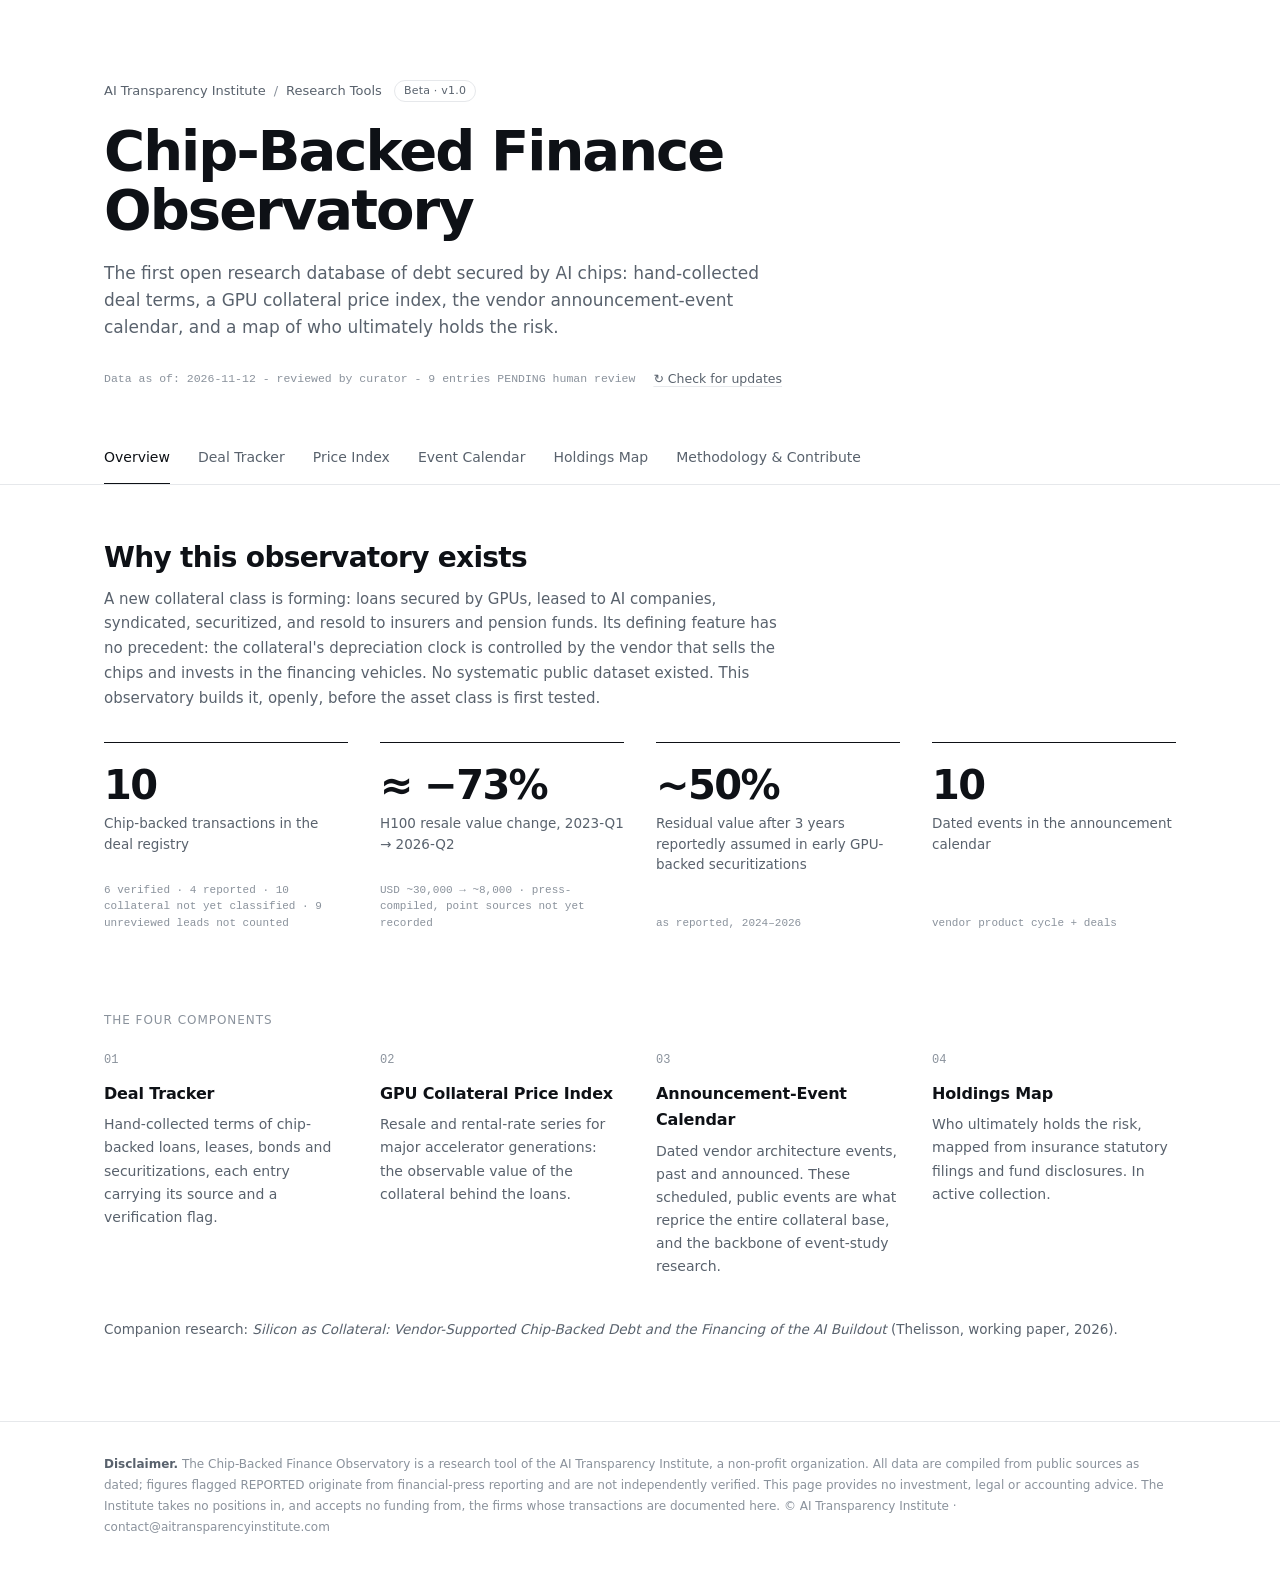
<file: index.html>
<!DOCTYPE html>
<html lang="en">
<head>
<meta charset="UTF-8">
<meta name="viewport" content="width=device-width, initial-scale=1.0">
<meta name="color-scheme" content="light dark">
<title>Chip-Backed Finance Observatory — AI Transparency Institute</title>
<meta name="description" content="The first open research database of chip-backed finance: deal terms, GPU collateral price index, announcement-event calendar, and holdings map.">
<link rel="stylesheet" href="styles.css">
</head>

<body>

<header>
  <div class="head-in">
    <p class="inst">AI Transparency Institute <span class="sep">/</span> Research Tools <span class="beta">Beta · v1.0</span></p>
    <h1>Chip-Backed Finance Observatory</h1>
    <p class="tagline">The first open research database of debt secured by AI chips: hand-collected deal terms, a GPU collateral price index, the vendor announcement-event calendar, and a map of who ultimately holds the risk.</p>
    <div class="meta-row">
      <span class="meta" id="updated">Data as of: loading…</span>
      <button class="link-btn" id="refresh-btn">↻ Check for updates</button>
    </div>
  </div>
</header>

<nav><div class="nav-in">
  <button class="tab on" data-s="overview">Overview</button>
  <button class="tab" data-s="deals">Deal Tracker</button>
  <button class="tab" data-s="index">Price Index</button>
  <button class="tab" data-s="events">Event Calendar</button>
  <button class="tab" data-s="holdings">Holdings Map</button>
  <button class="tab" data-s="method">Methodology &amp; Contribute</button>
</div></nav>

<div class="wrap">
<div class="data-notice" id="data-notice" hidden></div>

<!-- OVERVIEW -->
<section id="overview" class="on">
  <h2>Why this observatory exists</h2>
  <p class="sub">A new collateral class is forming: loans secured by GPUs, leased to AI companies, syndicated, securitized, and resold to insurers and pension funds. Its defining feature has no precedent: the collateral's depreciation clock is controlled by the vendor that sells the chips and invests in the financing vehicles. No systematic public dataset existed. This observatory builds it, openly, before the asset class is first tested.</p>
  <div class="grid">
    <div class="stat"><b id="st-deals">–</b><span>Chip-backed transactions in the deal registry</span><span class="src" id="st-sum"></span><span class="src" id="st-vol"></span></div>
    <div class="stat"><b id="st-resale">–</b><span id="st-resale-label">H100 resale value change</span><span class="src" id="st-resale-src"></span></div>
    <div class="stat"><b>~50%</b><span>Residual value after 3 years reportedly assumed in early GPU-backed securitizations</span><span class="src">as reported, 2024–2026</span></div>
    <div class="stat"><b id="st-events">–</b><span>Dated events in the announcement calendar</span><span class="src">vendor product cycle + deals</span></div>
  </div>
  <h3 class="eyebrow">The four components</h3>
  <ol class="components">
    <li><span class="num">01</span><h4>Deal Tracker</h4><p>Hand-collected terms of chip-backed loans, leases, bonds and securitizations, each entry carrying its source and a verification flag.</p></li>
    <li><span class="num">02</span><h4>GPU Collateral Price Index</h4><p>Resale and rental-rate series for major accelerator generations: the observable value of the collateral behind the loans.</p></li>
    <li><span class="num">03</span><h4>Announcement-Event Calendar</h4><p>Dated vendor architecture events, past and announced. These scheduled, public events are what reprice the entire collateral base, and the backbone of event-study research.</p></li>
    <li><span class="num">04</span><h4>Holdings Map</h4><p>Who ultimately holds the risk, mapped from insurance statutory filings and fund disclosures. In active collection.</p></li>
  </ol>
  <p class="aside">Companion research: <i>Silicon as Collateral: Vendor-Supported Chip-Backed Debt and the Financing of the AI Buildout</i> (Thelisson, working paper, 2026).</p>
</section>

<!-- DEALS -->
<section id="deals">
  <h2>Deal Tracker</h2>
  <p class="sub">Every entry lists its public source. <span class="tag ver">VERIFIED</span> = confirmed by a primary source (e.g., issuer press release). <span class="tag rep">REPORTED</span> = financial-press reporting, not independently verifiable. Amounts in USD.</p>
  <div class="filters" id="deal-filters"></div>
  <div class="scroll-x"><table>
    <thead><tr><th>Date</th><th>Transaction</th><th>Type</th><th>Amount</th><th>Key terms</th><th>Status</th><th>Source</th></tr></thead>
    <tbody id="deal-rows"></tbody>
  </table></div>
  <details class="pending-wrap" id="related-wrap">
    <summary>Related financings not secured by chips (<span id="related-count">0</span>), listed for context and not counted</summary>
    <p class="pending-note">Vendor commitments, financings backed by compute contracts rather than by the chips themselves, and corporate debt without stated chip collateral. They matter for the vendor-support picture but are not chip-backed debt, so they are kept out of the registry count.</p>
    <div class="scroll-x"><table>
      <thead><tr><th>Date</th><th>Transaction</th><th>Type</th><th>Amount</th><th>Key terms</th><th>Status</th><th>Source</th></tr></thead>
      <tbody id="related-rows"></tbody>
    </table></div>
  </details>
  <details class="pending-wrap" id="pending-wrap">
    <summary>Unreviewed leads from the automated source watch (<span id="pending-count">0</span>), not verified and not counted</summary>
    <div class="pending-banner"><b>&#9888; Not verified.</b> These headlines were collected automatically and have <b>not been checked by a human curator</b>. Many are duplicates, commentary or unrelated news. They are not part of the deal registry and are excluded from every figure on this site. Each is verified and moved into the registry, or removed, at the next curation pass.</div>
    <div class="scroll-x"><table>
      <thead><tr><th>Date</th><th>Headline</th><th>Type</th><th>Amount</th><th>Notes</th><th>Status</th><th>Source</th></tr></thead>
      <tbody id="pending-rows"></tbody>
    </table></div>
  </details>
</section>

<!-- INDEX -->
<section id="index">
  <h2>GPU Collateral Price Index</h2>
  <p class="sub">Indicative series for the Nvidia H100, the reference collateral of the first deal vintages. Points are compiled from published trackers and press analyses; a formally constructed, citable index is the observatory's next release.</p>
  <div class="chart-card">
    <div class="chart-title">H100 resale value (USD per unit, secondary market)</div>
    <div class="chart-sub">Peak scarcity to mid-2026. Note the step behavior around new-generation availability, not smooth drift.</div>
    <div id="chart-resale"></div>
    <p class="chart-src" id="src-resale"></p>
  </div>
  <div class="chart-card">
    <div class="chart-title">H100 rental rate (USD per GPU-hour, market range midpoint)</div>
    <div class="chart-sub">Rental rates are the collateral's cash-flow engine: they service the leases that service the debt.</div>
    <div id="chart-rental"></div>
    <p class="chart-src" id="src-rental"></p>
  </div>
  <div class="note">Reading the two charts together: early securitizations reportedly assumed ~50% residual value after three years. The observed resale path fell to ~27% in that window, while the rental rates underpinning lease payments fell by 70–80% from peak before partially recovering.</div>
</section>

<!-- EVENTS -->
<section id="events">
  <h2>Announcement-Event Calendar</h2>
  <p class="sub"><span class="dotl amber"></span>Vendor product-cycle events reprice the collateral base. <span class="dotl teal"></span>Financing events build the exposure. Dashed = announced or expected. This calendar is the backbone for event-study research: the dates are scheduled and public before they move prices.</p>
  <div class="tl" id="timeline"></div>
</section>

<!-- HOLDINGS -->
<section id="holdings">
  <h2>Holdings Map</h2>
  <p class="sub">Who ultimately holds chip-backed risk? Once loans are syndicated and securitized, the exposure migrates to regulated balance sheets. No one currently publishes this aggregate. We are building it.</p>
  <div class="card">
    <h3>Status: in active collection</h3>
    <p><b>Source 1 — U.S. insurance statutory filings.</b> Schedule D and Schedule BA disclosures identify structured securities and fund interests held by insurers, the first regulated window on distribution. Collection of 2025–26 filings in progress.</p>
    <p><b>Source 2 — Fund disclosures.</b> Private credit fund reports and listed-fund holdings referencing chip-lease and GPU-backed exposures.</p>
    <p><b>Source 3 — Syndication reporting.</b> Press-documented participations in the tracked deals.</p>
    <p class="mt10">First release target: an aggregate exposure estimate and a concentration measure on the single-vendor obsolescence factor, the one number no market participant can compute alone.</p>
    <a class="cta" href="mailto:contact@aitransparencyinstitute.com?subject=Chip-Backed%20Finance%20Observatory%20—%20holdings%20data">Hold relevant data? Contact us</a>
  </div>
</section>

<!-- METHOD -->
<section id="method">
  <h2>Methodology &amp; Contribute</h2>
  <div class="card">
    <h3>Method</h3>
    <p>Entries are compiled exclusively from public sources: issuer press releases, offering materials, regulatory filings, published market trackers, and the financial press. Every entry carries its source. Primary-source confirmation earns a <span class="tag ver">VERIFIED</span> flag; press-only items remain <span class="tag rep">REPORTED</span>. Only a human curator assigns these flags. Nothing on this page is investment advice, and inclusion of a transaction implies no judgment about any named party. Corrections are welcome and acknowledged.</p>
    <h3>What is counted</h3>
    <p>The registry counts debt for which AI chips are the collateral: loans and notes with a lien on GPUs or GPU servers, and vehicles that own chips and lease them to a user (chip-lease SPVs, sale-leasebacks). Vendor commitments, financings backed only by compute contracts, and corporate debt with no stated chip collateral are listed apart as related financings and are not counted. Entries whose collateral has not been classified yet are counted and reported as unclassified in the overview. Amounts are headline commitments as announced, not outstanding balances, and are added up only where the curator has recorded a numeric amount.</p>
    <h3>How the data are updated</h3>
    <p>The deal registry is curated by hand, entry by entry: verification is the product. To find candidates, an automated source watch scans the SEC filings of a list of chip-financing companies, a full-text search of all SEC filings, press-release wires and the financial press once a week and sends what it finds to the curator for review. It does not publish anything to the registry. Leads it collected earlier, before this rule was adopted, are listed below the deal table as <span class="tag pend">PENDING REVIEW</span>. They are excluded from every figure until the curator verifies or removes them. Technically, the page loads its data at every visit from a separate file (observatory-data.json) published alongside it, so updates appear to all visitors the moment the file is replaced, and the "Data as of" date in the header shows the release you are viewing. You can also press "Check for updates" at any time.</p>
    <h3>Openness</h3>
    <p>The database is released under CC BY 4.0. Quarterly snapshots will be archived with a citable reference. Researchers may reuse the data with attribution to the AI Transparency Institute.</p>
    <h3>Contribute</h3>
    <p>We welcome: deal terms and documents we have missed, secondary-market price observations, holdings disclosures, and corrections. Submissions are reviewed before inclusion and flagged by verification status.</p>
    <a class="cta" href="mailto:contact@aitransparencyinstitute.com?subject=Chip-Backed%20Finance%20Observatory%20—%20submission">Submit data or a correction</a>
  </div>
</section>

</div>

<footer><div class="foot-in">
  <b>Disclaimer.</b> The Chip-Backed Finance Observatory is a research tool of the AI Transparency Institute, a non-profit organization. All data are compiled from public sources as dated; figures flagged REPORTED originate from financial-press reporting and are not independently verified. This page provides no investment, legal or accounting advice. The Institute takes no positions in, and accepts no funding from, the firms whose transactions are documented here. © AI Transparency Institute · contact@aitransparencyinstitute.com
</div></footer>

<script src="app.js"></script>
</body>
</html>
</file>
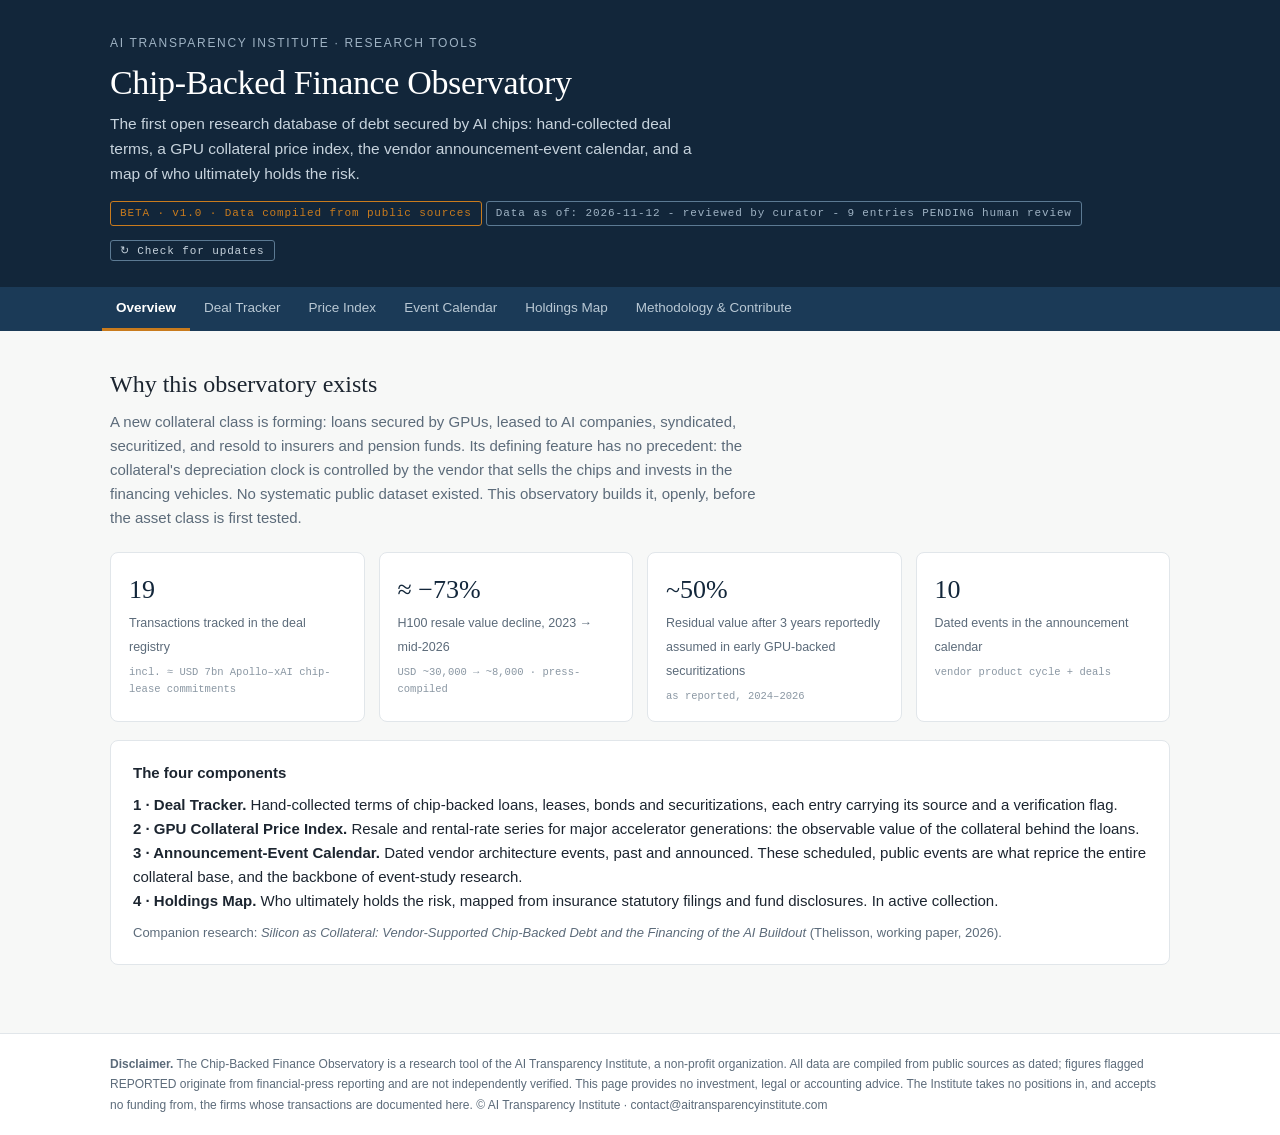
<file: Index.html>
<!DOCTYPE html>
<html lang="en">
<head>
<meta charset="UTF-8">
<meta name="viewport" content="width=device-width, initial-scale=1.0">
<title>Chip-Backed Finance Observatory — AI Transparency Institute</title>
<meta name="description" content="The first open research database of chip-backed finance: deal terms, GPU collateral price index, announcement-event calendar, and holdings map.">
<style>
:root{
  --navy:#12263A; --navy-2:#1B3A57; --paper:#F7F8F7; --card:#FFFFFF;
  --ink:#1C2530; --muted:#5C6B7A; --line:#E1E6EA;
  --teal:#177E89; --amber:#C97B1D; --amber-soft:#FBF1E3; --teal-soft:#E7F2F3;
  --serif:Georgia,'Times New Roman',serif; --sans:-apple-system,'Segoe UI',Helvetica,Arial,sans-serif;
  --mono:'SF Mono',Consolas,'Courier New',monospace;
}
*{box-sizing:border-box;margin:0;padding:0}
body{background:var(--paper);color:var(--ink);font-family:var(--sans);font-size:15px;line-height:1.6}
a{color:var(--teal)}
.wrap{max-width:1100px;margin:0 auto;padding:0 20px}

/* Header */
header{background:var(--navy);color:#fff}
.head-in{max-width:1100px;margin:0 auto;padding:34px 20px 26px}
.inst{font-size:12px;letter-spacing:.14em;text-transform:uppercase;color:#9FB3C4;margin-bottom:10px}
h1{font-family:var(--serif);font-size:34px;font-weight:400;line-height:1.15;letter-spacing:-.01em}
.tagline{color:#C7D3DD;margin-top:10px;max-width:70ch;font-size:15.5px}
.beta{display:inline-block;margin-top:14px;font-family:var(--mono);font-size:11px;letter-spacing:.08em;color:var(--amber);border:1px solid var(--amber);border-radius:3px;padding:3px 9px}

/* Nav */
nav{background:var(--navy-2);position:sticky;top:0;z-index:10}
.nav-in{max-width:1100px;margin:0 auto;padding:0 12px;display:flex;flex-wrap:wrap}
.tab{background:none;border:0;color:#B9C8D4;font-family:var(--sans);font-size:13.5px;padding:13px 14px;cursor:pointer;border-bottom:3px solid transparent}
.tab:hover{color:#fff}
.tab.on{color:#fff;border-bottom-color:var(--amber);font-weight:600}

section{display:none;padding:34px 0 20px}
section.on{display:block}
h2{font-family:var(--serif);font-size:24px;font-weight:400;margin-bottom:6px}
.sub{color:var(--muted);margin-bottom:22px;max-width:80ch}
h3{font-size:15px;font-weight:700;margin:22px 0 8px}

.card{background:var(--card);border:1px solid var(--line);border-radius:8px;padding:20px 22px;margin-bottom:18px}
.grid{display:grid;grid-template-columns:repeat(auto-fit,minmax(230px,1fr));gap:14px}
.stat{background:var(--card);border:1px solid var(--line);border-radius:8px;padding:16px 18px}
.stat b{display:block;font-family:var(--serif);font-size:26px;font-weight:400;color:var(--navy)}
.stat span{font-size:12.5px;color:var(--muted)}
.stat .src{display:block;font-family:var(--mono);font-size:10.5px;color:#8A97A3;margin-top:6px}

/* Tables */
table{width:100%;border-collapse:collapse;background:var(--card);border:1px solid var(--line);border-radius:8px;overflow:hidden;font-size:13.5px}
th{background:#F0F3F5;text-align:left;font-size:11px;letter-spacing:.06em;text-transform:uppercase;color:var(--muted);padding:10px 12px;border-bottom:1px solid var(--line)}
td{padding:11px 12px;border-bottom:1px solid var(--line);vertical-align:top}
tr:last-child td{border-bottom:0}
.tag{display:inline-block;font-family:var(--mono);font-size:10.5px;border-radius:3px;padding:2px 7px;white-space:nowrap}
.tag.ver{color:#1E7F4F;background:#EAF5EF;border:1px solid #BFE0CE}
.tag.rep{color:var(--amber);background:var(--amber-soft);border:1px solid #E8CD9F}
.tag.type{color:var(--teal);background:var(--teal-soft);border:1px solid #BBD9DC}
.tag.pend{color:#B3261E;background:#FCEBE9;border:1px solid #F1B3AD}
.pending-banner{display:none;background:#FCEBE9;border:1px solid #F1B3AD;border-radius:6px;padding:12px 16px;font-size:13px;color:#7A1C15;margin-bottom:14px}
.amount{font-family:var(--mono);white-space:nowrap}
.filters{display:flex;gap:8px;flex-wrap:wrap;margin-bottom:14px}
.fbtn{border:1px solid var(--line);background:var(--card);border-radius:99px;padding:6px 14px;font-size:12.5px;color:var(--muted);cursor:pointer;font-family:var(--sans)}
.fbtn.on{background:var(--navy);color:#fff;border-color:var(--navy)}

/* Charts */
.chart-card{background:var(--card);border:1px solid var(--line);border-radius:8px;padding:18px 18px 8px;margin-bottom:18px}
.chart-title{font-size:14px;font-weight:700}
.chart-sub{font-size:12px;color:var(--muted);margin-bottom:8px}
svg text{font-family:var(--mono);font-size:10px;fill:var(--muted)}
.legend{display:flex;gap:16px;font-size:12px;color:var(--muted);padding:6px 0 8px}
.dotl{display:inline-block;width:10px;height:10px;border-radius:2px;margin-right:6px;vertical-align:-1px}

/* Timeline */
.tl{border-left:2px solid var(--line);margin-left:8px;padding-left:22px}
.ev{position:relative;padding-bottom:20px}
.ev::before{content:"";position:absolute;left:-28.5px;top:5px;width:11px;height:11px;border-radius:50%;background:var(--card);border:2.5px solid var(--teal)}
.ev.vendor::before{border-color:var(--amber)}
.ev.future::before{border-style:dashed;border-color:#98A6B3}
.ev-date{font-family:var(--mono);font-size:11.5px;color:var(--muted)}
.ev-t{font-weight:600;font-size:14px}
.ev-x{font-size:13px;color:var(--muted);max-width:75ch}

.note{background:var(--amber-soft);border:1px solid #E8CD9F;border-radius:6px;padding:12px 16px;font-size:13px;color:#6B5313;margin-bottom:18px}
.cta{display:inline-block;background:var(--navy);color:#fff;text-decoration:none;border-radius:5px;padding:10px 18px;font-size:14px;font-weight:600;margin-top:8px}
.cta:hover{background:var(--navy-2)}

footer{border-top:1px solid var(--line);margin-top:30px;background:var(--card)}
.foot-in{max-width:1100px;margin:0 auto;padding:20px;font-size:12px;color:var(--muted);line-height:1.7}
@media(max-width:640px){h1{font-size:26px}.tab{padding:12px 10px;font-size:12.5px}}
</style>
</head>

<body>

<header>
  <div class="head-in">
    <div class="inst">AI Transparency Institute · Research Tools</div>
    <h1>Chip-Backed Finance Observatory</h1>
    <p class="tagline">The first open research database of debt secured by AI chips: hand-collected deal terms, a GPU collateral price index, the vendor announcement-event calendar, and a map of who ultimately holds the risk.</p>
    <span class="beta">BETA · v1.0 · Data compiled from public sources</span>
    <span class="beta" id="updated" style="border-color:#5C7A93;color:#9FB3C4">Data as of: loading…</span>
    <button class="beta" id="refresh-btn" style="cursor:pointer;background:none;border-color:#5C7A93;color:#C7D3DD" onclick="loadData(true)">↻ Check for updates</button>
  </div>
</header>

<nav><div class="nav-in">
  <button class="tab on" data-s="overview">Overview</button>
  <button class="tab" data-s="deals">Deal Tracker</button>
  <button class="tab" data-s="index">Price Index</button>
  <button class="tab" data-s="events">Event Calendar</button>
  <button class="tab" data-s="holdings">Holdings Map</button>
  <button class="tab" data-s="method">Methodology &amp; Contribute</button>
</div></nav>

<div class="wrap">

<!-- OVERVIEW -->
<section id="overview" class="on">
  <h2>Why this observatory exists</h2>
  <p class="sub">A new collateral class is forming: loans secured by GPUs, leased to AI companies, syndicated, securitized, and resold to insurers and pension funds. Its defining feature has no precedent: the collateral's depreciation clock is controlled by the vendor that sells the chips and invests in the financing vehicles. No systematic public dataset existed. This observatory builds it, openly, before the asset class is first tested.</p>
  <div class="grid">
    <div class="stat"><b id="st-deals">–</b><span>Transactions tracked in the deal registry</span><span class="src" id="st-vol"></span></div>
    <div class="stat"><b>≈ −73%</b><span>H100 resale value decline, 2023 → mid-2026</span><span class="src">USD ~30,000 → ~8,000 · press-compiled</span></div>
    <div class="stat"><b>~50%</b><span>Residual value after 3 years reportedly assumed in early GPU-backed securitizations</span><span class="src">as reported, 2024–2026</span></div>
    <div class="stat"><b id="st-events">–</b><span>Dated events in the announcement calendar</span><span class="src">vendor product cycle + deals</span></div>
  </div>
  <div class="card" style="margin-top:18px">
    <h3 style="margin-top:0">The four components</h3>
    <p><b>1 · Deal Tracker.</b> Hand-collected terms of chip-backed loans, leases, bonds and securitizations, each entry carrying its source and a verification flag.</p>
    <p><b>2 · GPU Collateral Price Index.</b> Resale and rental-rate series for major accelerator generations: the observable value of the collateral behind the loans.</p>
    <p><b>3 · Announcement-Event Calendar.</b> Dated vendor architecture events, past and announced. These scheduled, public events are what reprice the entire collateral base, and the backbone of event-study research.</p>
    <p><b>4 · Holdings Map.</b> Who ultimately holds the risk, mapped from insurance statutory filings and fund disclosures. In active collection.</p>
    <p style="margin-top:10px;color:var(--muted);font-size:13px">Companion research: <i>Silicon as Collateral: Vendor-Supported Chip-Backed Debt and the Financing of the AI Buildout</i> (Thelisson, working paper, 2026).</p>
  </div>
</section>

<!-- DEALS -->
<section id="deals">
  <h2>Deal Tracker</h2>
  <p class="sub">Every entry lists its public source. <span class="tag ver">VERIFIED</span> = confirmed by a primary source (e.g., issuer press release). <span class="tag rep">REPORTED</span> = financial-press reporting, not independently verifiable. Amounts in USD.</p>
  <div class="pending-banner" id="pending-banner"><b>&#9888; Human review pending.</b> Entries marked <span class="tag pend">PENDING REVIEW</span> were added automatically by our source watch and have <b>not yet been verified by a human curator</b>. Treat them as unconfirmed alerts, not as documented facts. They are verified, corrected or removed at the next curation pass.</div>
  <div class="filters" id="deal-filters"></div>
  <div style="overflow-x:auto"><table>
    <thead><tr><th>Date</th><th>Transaction</th><th>Type</th><th>Amount</th><th>Key terms</th><th>Status</th><th>Source</th></tr></thead>
    <tbody id="deal-rows"></tbody>
  </table></div>
</section>

<!-- INDEX -->
<section id="index">
  <h2>GPU Collateral Price Index</h2>
  <p class="sub">Indicative series for the Nvidia H100, the reference collateral of the first deal vintages. Points are compiled from published trackers and press analyses; a formally constructed, citable index is the observatory's next release.</p>
  <div class="chart-card">
    <div class="chart-title">H100 resale value (USD per unit, secondary market)</div>
    <div class="chart-sub">Peak scarcity to mid-2026. Note the step behavior around new-generation availability, not smooth drift.</div>
    <div id="chart-resale"></div>
  </div>
  <div class="chart-card">
    <div class="chart-title">H100 rental rate (USD per GPU-hour, market range midpoint)</div>
    <div class="chart-sub">Rental rates are the collateral's cash-flow engine: they service the leases that service the debt.</div>
    <div id="chart-rental"></div>
  </div>
  <div class="note">Reading the two charts together: early securitizations reportedly assumed ~50% residual value after three years. The observed resale path fell to ~27% in that window, while the rental rates underpinning lease payments fell by 70–80% from peak before partially recovering.</div>
</section>

<!-- EVENTS -->
<section id="events">
  <h2>Announcement-Event Calendar</h2>
  <p class="sub"><span class="dotl" style="background:var(--amber)"></span>Vendor product-cycle events reprice the collateral base. <span class="dotl" style="background:var(--teal)"></span>Financing events build the exposure. Dashed = announced or expected. This calendar is the backbone for event-study research: the dates are scheduled and public before they move prices.</p>
  <div class="tl" id="timeline"></div>
</section>

<!-- HOLDINGS -->
<section id="holdings">
  <h2>Holdings Map</h2>
  <p class="sub">Who ultimately holds chip-backed risk? Once loans are syndicated and securitized, the exposure migrates to regulated balance sheets. No one currently publishes this aggregate. We are building it.</p>
  <div class="card">
    <h3 style="margin-top:0">Status: in active collection</h3>
    <p><b>Source 1 — U.S. insurance statutory filings.</b> Schedule D and Schedule BA disclosures identify structured securities and fund interests held by insurers, the first regulated window on distribution. Collection of 2025–26 filings in progress.</p>
    <p><b>Source 2 — Fund disclosures.</b> Private credit fund reports and listed-fund holdings referencing chip-lease and GPU-backed exposures.</p>
    <p><b>Source 3 — Syndication reporting.</b> Press-documented participations in the tracked deals.</p>
    <p style="margin-top:10px">First release target: an aggregate exposure estimate and a concentration measure on the single-vendor obsolescence factor, the one number no market participant can compute alone.</p>
    <a class="cta" href="mailto:contact@aitransparencyinstitute.com?subject=Chip-Backed%20Finance%20Observatory%20—%20holdings%20data">Hold relevant data? Contact us</a>
  </div>
</section>

<!-- METHOD -->
<section id="method">
  <h2>Methodology &amp; Contribute</h2>
  <div class="card">
    <h3 style="margin-top:0">Method</h3>
    <p>Entries are compiled exclusively from public sources: issuer press releases, offering materials, regulatory filings, published market trackers, and the financial press. Every entry carries its source. Primary-source confirmation earns a <span class="tag ver">VERIFIED</span> flag; press-only items remain <span class="tag rep">REPORTED</span>. Entries surfaced by our automated source watch enter as <span class="tag pend">PENDING REVIEW</span> and are clearly bannered until a human curator verifies the source and assigns a definitive badge, or removes them. The machine never assigns VERIFIED or REPORTED. Nothing on this page is investment advice, and inclusion of a transaction implies no judgment about any named party. Corrections are welcome and acknowledged.</p>
    <h3>How the data are updated</h3>
    <p>The observatory is curated by hand, entry by entry, from public sources. There is no automated feed, and that is deliberate: verification is the product. Technically, the page loads its data at every visit from a separate file (observatory-data.json) published alongside it, so updates appear to all visitors the moment the file is replaced, and the "Data as of" date in the header shows the release you are viewing. You can also press "Check for updates" at any time.</p>
    <h3>Openness</h3>
    <p>The database is released under CC BY 4.0. Quarterly snapshots will be archived with a citable reference. Researchers may reuse the data with attribution to the AI Transparency Institute.</p>
    <h3>Contribute</h3>
    <p>We welcome: deal terms and documents we have missed, secondary-market price observations, holdings disclosures, and corrections. Submissions are reviewed before inclusion and flagged by verification status.</p>
    <a class="cta" href="mailto:contact@aitransparencyinstitute.com?subject=Chip-Backed%20Finance%20Observatory%20—%20submission">Submit data or a correction</a>
  </div>
</section>

</div>

<footer><div class="foot-in">
  <b>Disclaimer.</b> The Chip-Backed Finance Observatory is a research tool of the AI Transparency Institute, a non-profit organization. All data are compiled from public sources as dated; figures flagged REPORTED originate from financial-press reporting and are not independently verified. This page provides no investment, legal or accounting advice. The Institute takes no positions in, and accepts no funding from, the firms whose transactions are documented here. © AI Transparency Institute · contact@aitransparencyinstitute.com
</div></footer>

<script>
/* ═══════════ DATA — edit these arrays to update the observatory ═══════════ */
const SEED_DEALS = [
 {date:"2024-06", name:"Lambda Labs GPU-backed ABS (via Macquarie)", type:"Securitization", amount:"~500 M", terms:"Early GPU-backed ABS; residual values of ~50% after 3 years reportedly assumed", status:"Outstanding", ver:"REPORTED", src:"Press reports, 2024–2026"},
 {date:"2025-06", name:"xAI senior secured notes + term loans (Morgan Stanley-led)", type:"Bond / Loan", amount:"5,000 M", terms:"USD 3bn 5y senior secured notes at 12.5% + 2×1bn loans; price talk widened on lukewarm demand", status:"Notes redeemed early 03/2026", ver:"VERIFIED", src:"Reuters; PitchBook LCD, 06/2025"},
 {date:"2025-09", name:"Nvidia — announced intent to invest in OpenAI", type:"Vendor commitment", amount:"up to 100,000 M", terms:"Non-binding letter of intent tied to deployment of Nvidia systems", status:"Announced (LOI)", ver:"VERIFIED", src:"Nvidia announcement, 22/09/2025"},
 {date:"2026-01", name:"Apollo capital solution — Valor Compute Infrastructure (VCI) / xAI", type:"Chip-lease SPV", amount:"3,500 M", terms:"Part of USD 5.4bn acquisition & triple-net lease of compute (incl. GB200) to xAI subsidiary; Nvidia anchor LP in VCI", status:"Closed", ver:"VERIFIED", src:"Apollo press release, 07/01/2026"},
 {date:"2026-02", name:"Apollo loan #2 — Valor-arranged chip-lease vehicle / xAI", type:"Chip-lease SPV", amount:"~3,400 M", terms:"Reported pricing near 9.5%; syndication expected", status:"Reported near close", ver:"REPORTED", src:"The Information; Reuters, 09/02/2026"},
];
const SEED_RESALE = [ ["2023-Q1",30000],["2023-Q4",28000],["2024-Q2",26000],["2024-Q4",20000],["2025-Q2",15000],["2025-Q4",11000],["2026-Q2",8000] ];
const SEED_RENTAL = [ ["2024-Q1",8.0],["2024-Q3",6.0],["2025-Q1",4.0],["2025-Q3",2.0],["2025-Q4",1.5],["2026-Q1",2.35] ];
const SEED_EVENTS = [
 {d:"2022-10", t:"Nvidia H100 (Hopper) volume availability", x:"The reference collateral generation of the first deal vintages.", k:"vendor"},
 {d:"2024-03", t:"Nvidia announces Blackwell (GTC 2024)", x:"First scheduled repricing signal for the Hopper installed base.", k:"vendor"},
 {d:"2024-06", t:"Early GPU-backed ABS issuance", x:"Securitization channel opens (reported).", k:"fin"},
 {d:"2025-H1", t:"Blackwell (B200) volume shipments", x:"Generation step realized; H100 secondary values and rental rates decline through the year.", k:"vendor"},
 {d:"2025-06", t:"xAI USD 5bn secured notes and loans priced at 12.5%", x:"Market pricing of borrower risk observable for the first time.", k:"fin"},
 {d:"2025-09", t:"Nvidia announces intent to invest up to USD 100bn in OpenAI", x:"Vendor circularity at ecosystem scale (non-binding LOI).", k:"fin"},
 {d:"2026-01", t:"Apollo USD 3.5bn capital solution for VCI (Nvidia anchor LP)", x:"Chip-lease SPV structure at scale; triple-net lease to xAI subsidiary.", k:"fin"},
 {d:"2026-02", t:"Apollo ~USD 3.4bn second chip-lease loan (reported)", x:"Total commitment ≈ USD 7bn; syndication expected.", k:"fin"},
 {d:"2026-27", t:"Rubin generation (announced cadence)", x:"Next scheduled repricing step for the installed base, expected on the vendor's announced annual rhythm.", k:"vendor future"},
 {d:"2027", t:"2025–26 vintage seasoning", x:"Lease renewals and realized collateral marks first confront underwriting assumptions at scale.", k:"fin future"},
];

let DEALS = SEED_DEALS, RESALE = SEED_RESALE, RENTAL = SEED_RENTAL, EVENTS = SEED_EVENTS;
let META = { updated: "August 2026 (embedded seed data)" };

/* ═══════════ LIVE DATA LOADING ═══════════
   At every visit, the page fetches observatory-data.json from the same
   folder (cache disabled). To update the observatory: edit that JSON file
   and re-upload it. The HTML never needs to change. If the JSON is missing
   or unreachable, the embedded seed data above are shown instead.        */
const DATA_URL = 'observatory-data.json';
async function loadData(manual){
  const btn = document.getElementById('refresh-btn');
  if (manual && btn) btn.textContent = '↻ Checking…';
  try {
    const ctrl = new AbortController();
    const timer = setTimeout(() => ctrl.abort(), 6000);   // never hang: fall back after 6s
    const r = await fetch(DATA_URL + '?t=' + Date.now(), { cache: 'no-store', signal: ctrl.signal });
    clearTimeout(timer);
    if (!r.ok) throw new Error('HTTP ' + r.status);
    const d = await r.json();
    if (d.deals)  DEALS  = d.deals;
    if (d.resale) RESALE = d.resale;
    if (d.rental) RENTAL = d.rental;
    if (d.events) EVENTS = d.events;
    if (d.updated) META.updated = d.updated;
    renderAll();
    if (manual && btn) btn.textContent = '✓ Up to date';
  } catch (e) {
    // Seed data remain displayed; note it in the badge.
    try { renderAll(); } catch (e2) {}
    META.updated += ' — live data file unreachable';
    if (manual && btn) btn.textContent = '↻ Check for updates';
  }
  const u = document.getElementById('updated');
  if (u) u.textContent = 'Data as of: ' + META.updated;
  if (manual && btn) setTimeout(() => btn.textContent = '↻ Check for updates', 2500);
}

/* ═══════════ RENDERING ═══════════ */
const $ = id => document.getElementById(id);
document.querySelectorAll('.tab').forEach(b => b.onclick = () => {
  document.querySelectorAll('.tab').forEach(x => x.classList.remove('on'));
  document.querySelectorAll('section').forEach(x => x.classList.remove('on'));
  b.classList.add('on'); $(b.dataset.s).classList.add('on');
  window.scrollTo({top:0});
});

/* Deals */
let filter = "All";
function renderDeals(){
  const types = ["All", ...new Set(DEALS.map(d => d.type))];
  $('deal-filters').innerHTML = types.map(t => `<button class="fbtn ${t===filter?'on':''}" onclick="filter='${t}';renderDeals()">${t}</button>`).join('');
  const rows = DEALS.filter(d => filter==="All" || d.type===filter).map(d => `
    <tr><td class="amount">${d.date}</td><td><b>${d.name}</b></td>
    <td><span class="tag type">${d.type}</span></td>
    <td class="amount">${d.amount}</td><td>${d.terms}</td><td>${d.status}</td>
    <td><span class="tag ${d.ver==='VERIFIED'?'ver':(d.ver==='REPORTED'?'rep':'pend')}">${d.ver}</span><br><span style="font-size:11.5px;color:var(--muted)">${d.src}</span></td></tr>`).join('');
  $('deal-rows').innerHTML = rows;
  $('st-deals').textContent = DEALS.length;
  $('st-vol').textContent = "incl. ≈ USD 7bn Apollo–xAI chip-lease commitments";
  $('st-events').textContent = EVENTS.length;
  const nPend = DEALS.filter(d => d.ver === 'PENDING REVIEW').length;
  const pb = $('pending-banner');
  if (pb) pb.style.display = nPend ? 'block' : 'none';
}

/* Charts (plain SVG) */
function lineChart(el, data, opts){
  const W=760,H=250,P={l:56,r:16,t:14,b:30};
  const xs=data.map((_,i)=>i), ys=data.map(d=>d[1]);
  const ymax=opts.ymax||Math.max(...ys)*1.1, ymin=0;
  const X=i=>P.l+(W-P.l-P.r)*i/(data.length-1);
  const Y=v=>P.t+(H-P.t-P.b)*(1-(v-ymin)/(ymax-ymin));
  let g='';
  const steps=opts.gridSteps||5;
  for(let s=0;s<=steps;s++){const v=ymin+(ymax-ymin)*s/steps,y=Y(v);
    g+=`<line x1="${P.l}" y1="${y}" x2="${W-P.r}" y2="${y}" stroke="#EDF0F2"/>`+
       `<text x="${P.l-8}" y="${y+3}" text-anchor="end">${opts.fmt(v)}</text>`;}
  let path='';
  data.forEach((d,i)=>{path+=(i?'L':'M')+X(i)+' '+Y(d[1])+' ';});
  let dots='',labels='';
  data.forEach((d,i)=>{dots+=`<circle cx="${X(i)}" cy="${Y(d[1])}" r="3.5" fill="${opts.color}"/>`;
    labels+=`<text x="${X(i)}" y="${H-8}" text-anchor="middle">${d[0]}</text>`;});
  el.innerHTML=`<svg viewBox="0 0 ${W} ${H}" style="width:100%;height:auto" role="img" aria-label="${opts.aria}">
    ${g}<path d="${path}" fill="none" stroke="${opts.color}" stroke-width="2.5"/>${dots}${labels}</svg>`;
}
function renderAll(){
  renderDeals();
  lineChart($('chart-resale'), RESALE, {color:'#177E89', ymax:32000, fmt:v=>(v/1000)+'k', gridSteps:4, aria:'H100 resale value series'});
  lineChart($('chart-rental'), RENTAL, {color:'#C97B1D', ymax:9, fmt:v=>'$'+v.toFixed(0), gridSteps:3, aria:'H100 rental rate series'});
  $('timeline').innerHTML = EVENTS.map(e => `
  <div class="ev ${e.k.includes('vendor')?'vendor':''} ${e.k.includes('future')?'future':''}">
    <div class="ev-date">${e.d}${e.k.includes('future')?' · announced / expected':''}</div>
    <div class="ev-t">${e.t}</div>
    <div class="ev-x">${e.x}</div>
  </div>`).join('');
}
loadData(false);
</script>
</body>
</html>
</file>
<file: styles.css>
/* Chip-Backed Finance Observatory: minimal theme.
   System fonts only: the CSP (vercel.json) allows no external fonts or inline styles. */
:root{
  --bg:#FFFFFF; --bg-2:#F5F6F7; --ink:#0E1116; --muted:#59626D; --faint:#8A929C; --line:#E6E8EB;
  --teal:#0F766E; --amber:#B45309; --green:#15803D; --red:#B42318;
  --sans:"Inter",ui-sans-serif,system-ui,-apple-system,"Segoe UI",Roboto,Helvetica,Arial,sans-serif;
  --mono:ui-monospace,"SF Mono",Menlo,Consolas,monospace;
  --max:1120px;
}
@media (prefers-color-scheme:dark){
  :root{
    --bg:#0B0D10; --bg-2:#15181C; --ink:#E9EBEE; --muted:#A0A8B2; --faint:#6E7782; --line:#24282E;
    --teal:#3EB8AB; --amber:#E0A050; --green:#5CC88B; --red:#F0776B;
  }
}

*{box-sizing:border-box;margin:0;padding:0}
html{-webkit-text-size-adjust:100%}
body{background:var(--bg);color:var(--ink);font-family:var(--sans);font-size:15px;line-height:1.65;
  -webkit-font-smoothing:antialiased;font-feature-settings:"ss01","cv11"}
a{color:var(--ink);text-decoration:underline;text-decoration-color:var(--line);text-underline-offset:3px;transition:text-decoration-color .15s}
a:hover{text-decoration-color:currentColor}
:focus-visible{outline:2px solid var(--teal);outline-offset:2px;border-radius:4px}
button{font:inherit;color:inherit}
.wrap{max-width:var(--max);margin:0 auto;padding:0 24px}

/* Header */
.head-in{max-width:var(--max);margin:0 auto;padding:80px 24px 40px}
.inst{font-size:13px;color:var(--muted);display:flex;align-items:center;gap:8px;flex-wrap:wrap;margin-bottom:20px}
.inst .sep{color:var(--faint)}
.beta{font-size:11px;font-weight:500;letter-spacing:.02em;color:var(--muted);border:1px solid var(--line);border-radius:99px;padding:1px 9px;margin-left:4px}
h1{font-size:clamp(34px,5.4vw,56px);font-weight:600;line-height:1.05;letter-spacing:-.035em;max-width:16ch}
.tagline{color:var(--muted);margin-top:20px;max-width:62ch;font-size:17px;line-height:1.6}
.meta-row{display:flex;align-items:center;flex-wrap:wrap;gap:6px 18px;margin-top:28px;font-size:12.5px;color:var(--faint)}
.meta{font-family:var(--mono);font-size:11.5px}
.link-btn{background:none;border:0;cursor:pointer;color:var(--muted);font-size:12.5px;padding:0;text-decoration:underline;text-decoration-color:var(--line);text-underline-offset:3px}
.link-btn:hover{color:var(--ink);text-decoration-color:currentColor}

/* Nav */
nav{position:sticky;top:0;z-index:10;border-bottom:1px solid var(--line);
  background:color-mix(in srgb,var(--bg) 82%,transparent);backdrop-filter:saturate(1.6) blur(14px);-webkit-backdrop-filter:saturate(1.6) blur(14px)}
.nav-in{max-width:var(--max);margin:0 auto;padding:0 24px;display:flex;gap:28px;overflow-x:auto;scrollbar-width:none}
.nav-in::-webkit-scrollbar{display:none}
.tab{background:none;border:0;color:var(--muted);font-size:14px;padding:16px 0 14px;cursor:pointer;white-space:nowrap;
  border-bottom:2px solid transparent;margin-bottom:-1px;transition:color .15s,border-color .15s}
.tab:hover{color:var(--ink)}
.tab.on{color:var(--ink);border-bottom-color:var(--ink);font-weight:500}

/* Sections */
section{display:none;padding:56px 0 32px}
section.on{display:block;animation:fade .25s ease-out}
@keyframes fade{from{opacity:0;transform:translateY(4px)}to{opacity:1;transform:none}}
@media (prefers-reduced-motion:reduce){section.on{animation:none}}
h2{font-size:28px;font-weight:600;letter-spacing:-.025em;line-height:1.2;margin-bottom:12px}
.sub{color:var(--muted);margin-bottom:32px;max-width:72ch}
h3{font-size:15px;font-weight:600;letter-spacing:-.005em;margin:32px 0 8px}
.eyebrow{font-size:12px;font-weight:500;letter-spacing:.08em;text-transform:uppercase;color:var(--faint);margin:56px 0 20px}

/* Prose blocks */
.card{max-width:72ch}
.card p{margin-bottom:12px}
.card > h3:first-child{margin-top:0}

/* Stats: a ruled row of figures */
.grid{display:grid;grid-template-columns:repeat(auto-fit,minmax(220px,1fr));gap:0 32px}
.stat{border-top:1px solid var(--ink);padding:20px 0 24px;display:flex;flex-direction:column;gap:6px}
.stat b{font-size:40px;font-weight:600;letter-spacing:-.04em;line-height:1.1;font-variant-numeric:tabular-nums}
.stat span{font-size:13.5px;color:var(--muted);line-height:1.5}
.stat .src{font-family:var(--mono);font-size:11px;color:var(--faint);margin-top:auto;padding-top:8px}

/* Components */
.components{list-style:none;display:grid;grid-template-columns:repeat(4,1fr);gap:32px}
@media (max-width:960px){.components{grid-template-columns:repeat(2,1fr)}}
@media (max-width:560px){.components{grid-template-columns:1fr;gap:28px}}
.components .num{display:block;font-family:var(--mono);font-size:12px;color:var(--faint);margin-bottom:10px}
.components h4{font-size:16px;font-weight:600;letter-spacing:-.01em;margin-bottom:6px}
.components p{font-size:14px;color:var(--muted)}
.aside{margin-top:40px;color:var(--muted);font-size:13.5px}

/* Tables */
.scroll-x{overflow-x:auto}
table{width:100%;border-collapse:collapse;font-size:13.5px}
th{text-align:left;font-size:11.5px;font-weight:500;letter-spacing:.04em;text-transform:uppercase;color:var(--faint);
  padding:0 14px 12px;border-bottom:1px solid var(--line);white-space:nowrap}
td{padding:16px 14px;border-bottom:1px solid var(--line);vertical-align:top}
th:first-child,td:first-child{padding-left:0}
th:last-child,td:last-child{padding-right:0}
tbody tr{transition:background .15s}
tbody tr:hover{background:var(--bg-2)}
td b{font-weight:600}
td:nth-child(2){min-width:220px}
td:nth-child(5){min-width:240px}
.amount{font-family:var(--mono);font-size:12.5px;white-space:nowrap}

/* Tags */
.tag{display:inline-block;font-size:11px;font-weight:500;letter-spacing:.02em;border-radius:99px;padding:2px 9px;white-space:nowrap;
  color:var(--c,var(--muted));background:color-mix(in srgb,var(--c,var(--muted)) 11%,transparent)}
.tag.ver{--c:var(--green)}
.tag.rep{--c:var(--amber)}
.tag.type{--c:var(--teal)}
.tag.pend{--c:var(--red)}
.srcline{display:inline-block;font-size:12px;color:var(--muted);margin-top:4px}
.srclink{font-size:12px;white-space:nowrap}
details.more{font-size:12px;color:var(--muted);margin-top:4px}
details.more summary{cursor:pointer}
details.more ul{list-style:none;margin-top:4px}
details.more li{margin:2px 0}

/* Filters */
.filters{display:flex;gap:8px;flex-wrap:wrap;margin-bottom:24px}
.fbtn{border:1px solid var(--line);background:none;border-radius:99px;padding:5px 14px;font-size:13px;color:var(--muted);cursor:pointer;transition:all .15s}
.fbtn:hover{color:var(--ink);border-color:var(--faint)}
.fbtn.on{background:var(--ink);color:var(--bg);border-color:var(--ink)}

/* Pending leads */
.pending-wrap{margin-top:40px;border-top:1px solid var(--line)}
.pending-wrap summary{cursor:pointer;font-size:13.5px;color:var(--muted);padding:16px 0;list-style:none}
.pending-wrap summary::-webkit-details-marker{display:none}
.pending-wrap summary::before{content:"+";display:inline-block;font-family:var(--mono);color:var(--faint);width:20px}
.pending-wrap[open] summary::before{content:"−"}
.pending-wrap summary:hover{color:var(--ink)}
.pending-wrap table{opacity:.8}

/* Notices */
.note,.data-notice,.pending-banner{border-radius:10px;padding:14px 18px;font-size:13.5px;line-height:1.6;color:var(--ink);
  background:color-mix(in srgb,var(--c) 8%,transparent);border:1px solid color-mix(in srgb,var(--c) 22%,transparent)}
.note,.data-notice{--c:var(--amber)}
.pending-banner{--c:var(--red);margin-bottom:20px}
.data-notice{margin-top:24px}
.note{margin-top:8px}

/* Charts */
.chart-card{border-top:1px solid var(--line);padding:24px 0 32px}
.chart-title{font-size:15px;font-weight:600;letter-spacing:-.01em}
.chart-sub{font-size:13px;color:var(--muted);margin:2px 0 16px}
.chart-svg{width:100%;height:auto;display:block}
svg text{font-family:var(--mono);font-size:10px;fill:var(--faint)}
.grid-line{stroke:var(--line)}
.series{fill:none;stroke-width:2;stroke-linejoin:round;stroke-linecap:round}
.dot{stroke:var(--bg);stroke-width:2}
.series.s-teal{stroke:var(--teal)} .dot.s-teal{fill:var(--teal)}
.series.s-amber{stroke:var(--amber)} .dot.s-amber{fill:var(--amber)}
.dotl{display:inline-block;width:8px;height:8px;border-radius:50%;margin-right:6px;vertical-align:1px}
.dotl.amber{background:var(--amber)}
.dotl.teal{background:var(--teal);margin-left:4px}

/* Timeline */
.tl{border-left:1px solid var(--line);margin-left:4px;padding-left:28px;max-width:80ch}
.ev{position:relative;padding-bottom:28px}
.ev::before{content:"";position:absolute;left:-32.5px;top:7px;width:9px;height:9px;border-radius:50%;background:var(--teal);box-shadow:0 0 0 4px var(--bg)}
.ev.vendor::before{background:var(--amber)}
.ev.future::before{background:var(--bg);border:1.5px dashed var(--faint);width:9px;height:9px;box-sizing:border-box}
.ev-date{font-family:var(--mono);font-size:11.5px;color:var(--faint);margin-bottom:2px}
.ev-t{font-weight:600;font-size:15px;letter-spacing:-.01em}
.ev-x{font-size:14px;color:var(--muted);margin-top:2px}

/* Call to action */
.cta{display:inline-flex;align-items:center;gap:8px;background:var(--ink);color:var(--bg);text-decoration:none;border-radius:99px;
  padding:10px 20px;font-size:14px;font-weight:500;margin-top:16px;transition:opacity .15s}
.cta::after{content:"→"}
.cta:hover{opacity:.85}

/* Footer */
footer{border-top:1px solid var(--line);margin-top:48px}
.foot-in{max-width:var(--max);margin:0 auto;padding:32px 24px 48px;font-size:12px;color:var(--faint);line-height:1.75}
.foot-in b{color:var(--muted);font-weight:600}

/* Utilities */
.mt10{margin-top:10px}
.mt18{margin-top:18px}

@media (max-width:640px){
  body{font-size:14.5px}
  .wrap,.head-in,.nav-in,.foot-in{padding-left:16px;padding-right:16px}
  .head-in{padding-top:48px;padding-bottom:28px}
  .tagline{font-size:15.5px}
  .nav-in{gap:22px}
  section{padding-top:40px}
  h2{font-size:24px}
  .grid{grid-template-columns:1fr 1fr;gap:0 20px}
  .stat{padding:16px 0 20px}
  .stat b{font-size:30px}
  .stat span{font-size:13px}
}

/* Structured deal details, related-financings note, chart point sources */
dl.kv{display:grid;grid-template-columns:auto 1fr;gap:2px 10px;margin-top:8px;font-size:12px}
dl.kv dt{color:var(--faint);white-space:nowrap}
dl.kv dd{color:var(--muted)}
.pending-note{font-size:13px;color:var(--muted);max-width:72ch;margin:0 0 16px}
.chart-src{font-size:12px;color:var(--faint);margin-top:10px;max-width:80ch}
</file>
